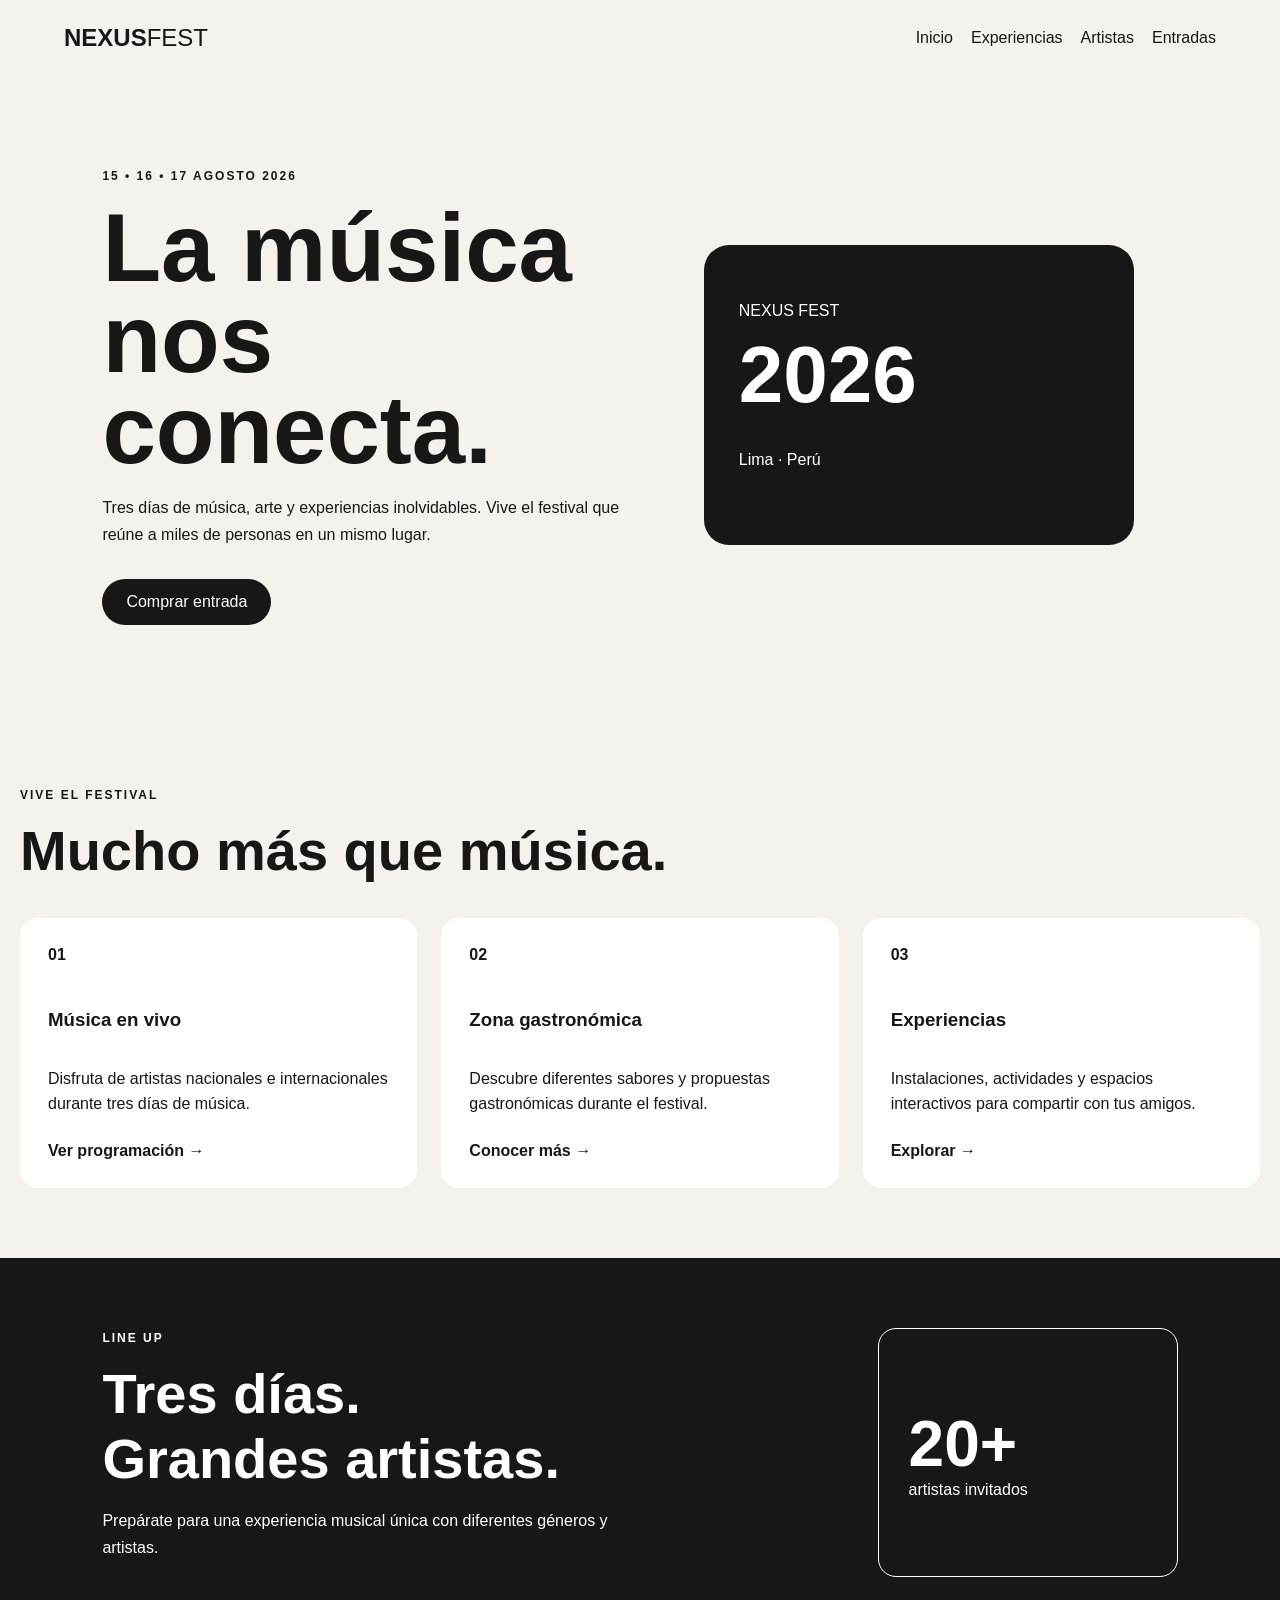
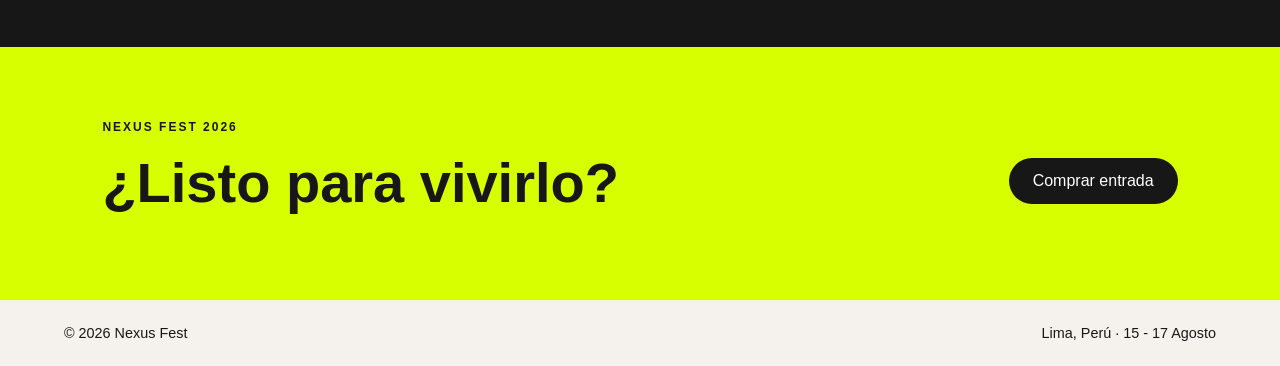
<file: ejercicio/reto-p03/index.html>
<!DOCTYPE html>
<html lang="es">

<head>
    <meta charset="UTF-8">
    <meta name="viewport" content="width=device-width, initial-scale=1.0">
    <title>Nexus Fest 2026</title>
    <link rel="stylesheet" href="styles.css">
</head>

<body>

    <!-- HEADER -->
    <header class="header">

        <a href="#" class="logo">NEXUS<span>FEST</span></a>

        <nav class="nav">
            <a href="#inicio">Inicio</a>
            <a href="#experiencias">Experiencias</a>
            <a href="#artistas">Artistas</a>
            <a href="#entradas">Entradas</a>
        </nav>

    </header>


    <main>

        <!-- HERO -->
        <section class="hero" id="inicio">

            <div class="hero__contenido">

                <span class="etiqueta">15 • 16 • 17 AGOSTO 2026</span>

                <h1>
                    La música nos conecta.
                </h1>

                <p>
                    Tres días de música, arte y experiencias inolvidables.
                    Vive el festival que reúne a miles de personas en un
                    mismo lugar.
                </p>

                <a href="#entradas" class="boton">
                    Comprar entrada
                </a>

            </div>


            <div class="hero__visual">

                <div class="evento-card">

                    <span>NEXUS FEST</span>

                    <strong>2026</strong>

                    <p>
                        Lima · Perú
                    </p>

                </div>

            </div>

        </section>


        <!-- EXPERIENCIAS -->
        <section class="experiencias" id="experiencias">

            <div class="seccion-titulo">

                <span class="etiqueta">
                    VIVE EL FESTIVAL
                </span>

                <h2>
                    Mucho más que música.
                </h2>

            </div>


            <div class="experiencias__grid">

                <article class="tarjeta">

                    <span class="numero">01</span>

                    <h3>
                        Música en vivo
                    </h3>

                    <p>
                        Disfruta de artistas nacionales e internacionales
                        durante tres días de música.
                    </p>

                    <a href="#">
                        Ver programación →
                    </a>

                </article>


                <article class="tarjeta">

                    <span class="numero">02</span>

                    <h3>
                        Zona gastronómica
                    </h3>

                    <p>
                        Descubre diferentes sabores y propuestas
                        gastronómicas durante el festival.
                    </p>

                    <a href="#">
                        Conocer más →
                    </a>

                </article>


                <article class="tarjeta">

                    <span class="numero">03</span>

                    <h3>
                        Experiencias
                    </h3>

                    <p>
                        Instalaciones, actividades y espacios interactivos
                        para compartir con tus amigos.
                    </p>

                    <a href="#">
                        Explorar →
                    </a>

                </article>

            </div>

        </section>


        <!-- ARTISTAS -->
        <section class="artistas" id="artistas">

            <div class="artistas__contenido">

                <span class="etiqueta">
                    LINE UP
                </span>

                <h2>
                    Tres días.<br>
                    Grandes artistas.
                </h2>

                <p>
                    Prepárate para una experiencia musical única con
                    diferentes géneros y artistas.
                </p>

            </div>


            <div class="artista-dato">

                <strong>20+</strong>

                <span>
                    artistas invitados
                </span>

            </div>

        </section>


        <!-- CTA -->
        <section class="cta" id="entradas">

            <div>

                <span class="etiqueta">
                    NEXUS FEST 2026
                </span>

                <h2>
                    ¿Listo para vivirlo?
                </h2>

            </div>

            <a href="#" class="boton boton--claro">
                Comprar entrada
            </a>

        </section>

    </main>


    <!-- FOOTER -->
    <footer class="footer">

        <span>
            © 2026 Nexus Fest
        </span>

        <span>
            Lima, Perú · 15 - 17 Agosto
        </span>

    </footer>

</body>

</html>
</file>
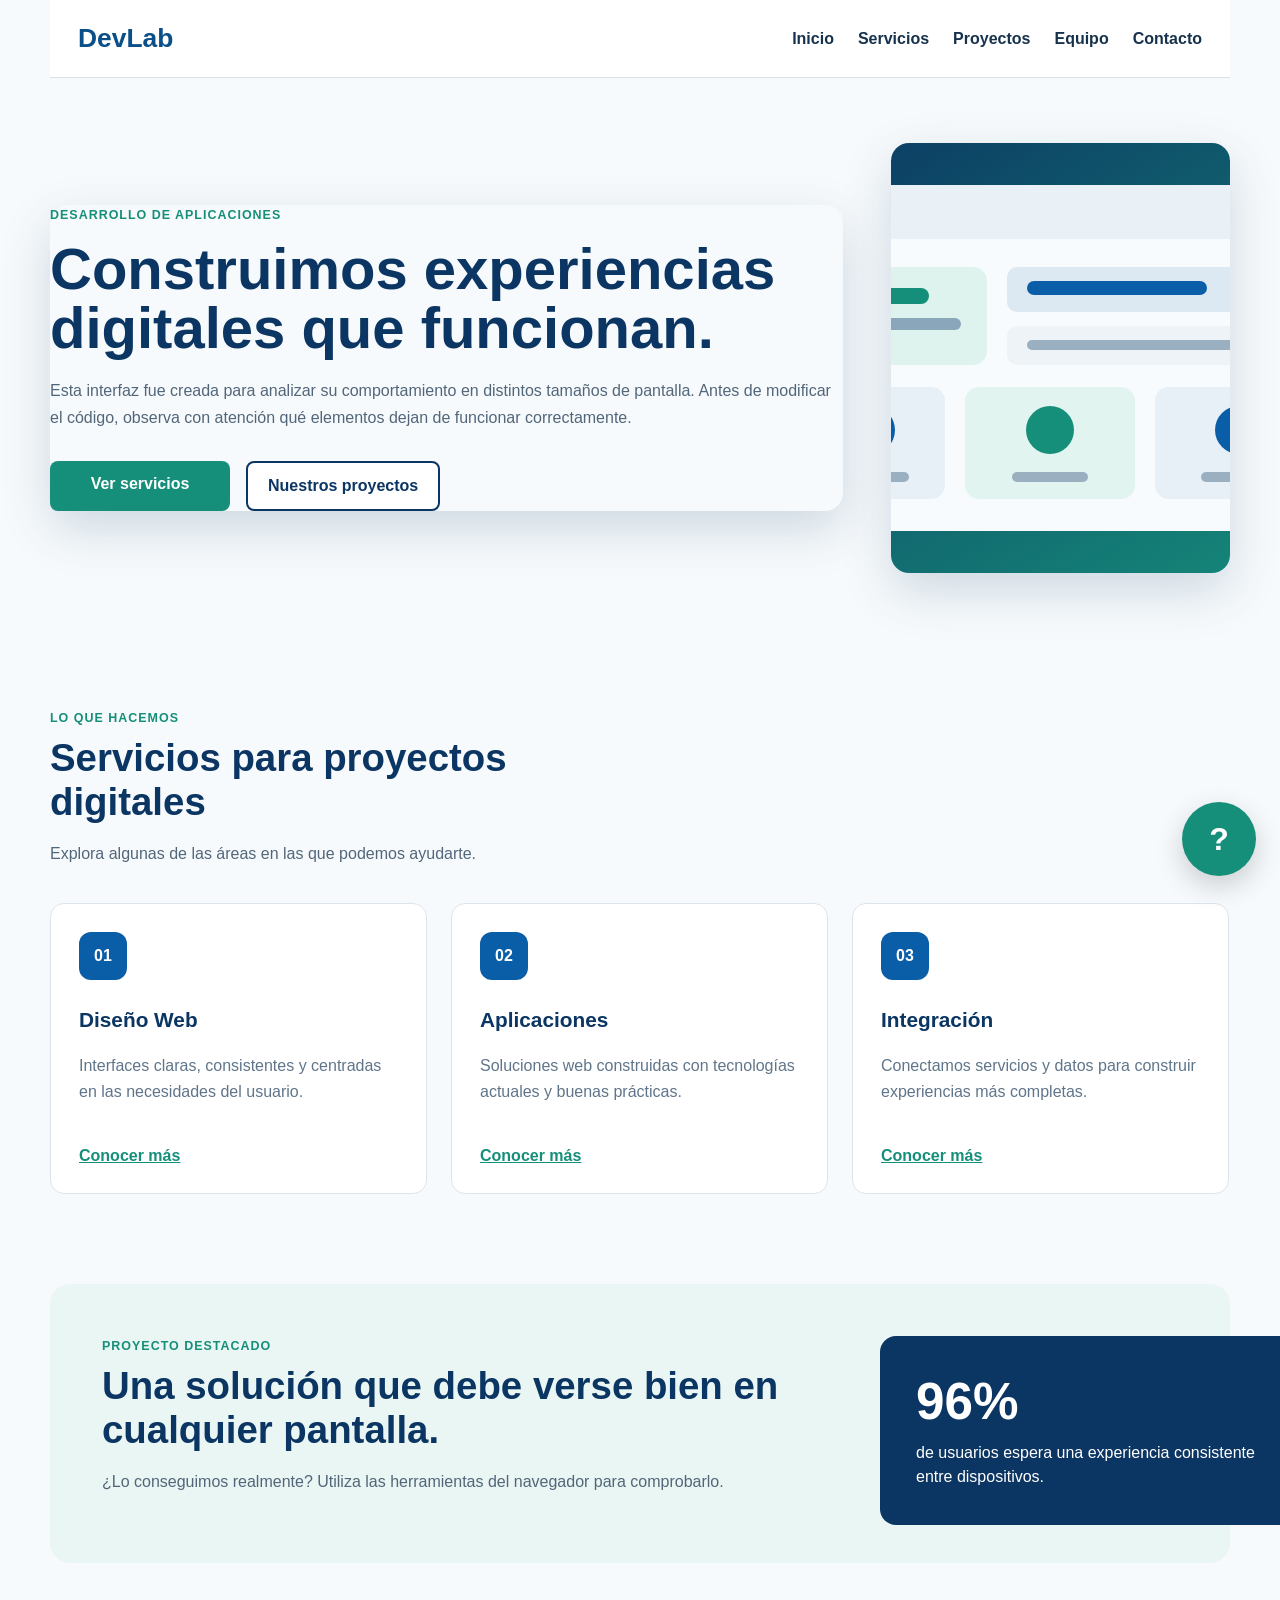
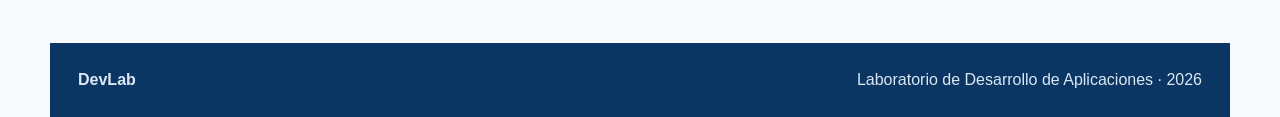
<file: experiencias lab03/Experiencia_02/index.html>
<!DOCTYPE html>
<html lang="es">
<head>
  <meta charset="UTF-8">
  <meta name="viewport" content="width=device-width, initial-scale=1.0">
  <title>DevLab | Experiencia 02</title>
  <link rel="stylesheet" href="styles.css">
</head>
<body>

  <header class="header">
    <a class="logo" href="#">DevLab</a>

    <nav class="nav" aria-label="Navegación principal">
      <a href="#inicio">Inicio</a>
      <a href="#servicios">Servicios</a>
      <a href="#proyectos">Proyectos</a>
      <a href="#equipo">Equipo</a>
      <a href="#contacto">Contacto</a>
    </nav>
  </header>

  <main>
    <section class="hero" id="inicio">
      <div class="hero__texto">
        <span class="etiqueta">DESARROLLO DE APLICACIONES</span>
        <h1>Construimos experiencias digitales que funcionan.</h1>
        <p>
          Esta interfaz fue creada para analizar su comportamiento en distintos
          tamaños de pantalla. Antes de modificar el código, observa con atención
          qué elementos dejan de funcionar correctamente.
        </p>

        <div class="acciones">
          <a class="boton boton--principal" href="#servicios">Ver servicios</a>
          <a class="boton boton--secundario" href="#proyectos">Nuestros proyectos</a>
        </div>
      </div>

      <div class="hero__imagen">
        <img src="assets/dashboard.svg"
             alt="Ilustración de un panel de aplicación web">
      </div>
    </section>

    <section class="servicios" id="servicios">
      <div class="seccion-titulo">
        <span>LO QUE HACEMOS</span>
        <h2>Servicios para proyectos digitales</h2>
        <p>Explora algunas de las áreas en las que podemos ayudarte.</p>
      </div>

      <div class="tarjetas">
        <article class="tarjeta">
          <div class="tarjeta__icono">01</div>
          <h3>Diseño Web</h3>
          <p>Interfaces claras, consistentes y centradas en las necesidades del usuario.</p>
          <a href="#">Conocer más</a>
        </article>

        <article class="tarjeta">
          <div class="tarjeta__icono">02</div>
          <h3>Aplicaciones</h3>
          <p>Soluciones web construidas con tecnologías actuales y buenas prácticas.</p>
          <a href="#">Conocer más</a>
        </article>

        <article class="tarjeta">
          <div class="tarjeta__icono">03</div>
          <h3>Integración</h3>
          <p>Conectamos servicios y datos para construir experiencias más completas.</p>
          <a href="#">Conocer más</a>
        </article>
      </div>
    </section>

    <section class="proyectos" id="proyectos">
      <div>
        <span class="etiqueta">PROYECTO DESTACADO</span>
        <h2>Una solución que debe verse bien en cualquier pantalla.</h2>
        <p>
          ¿Lo conseguimos realmente? Utiliza las herramientas del navegador
          para comprobarlo.
        </p>
      </div>

      <aside class="dato">
        <strong>96%</strong>
        <span>de usuarios espera una experiencia consistente entre dispositivos.</span>
      </aside>
    </section>
  </main>

  <button class="ayuda" type="button" aria-label="Abrir ayuda">?</button>

  <footer class="footer" id="contacto">
    <strong>DevLab</strong>
    <span>Laboratorio de Desarrollo de Aplicaciones · 2026</span>
  </footer>

</body>
</html>
</file>
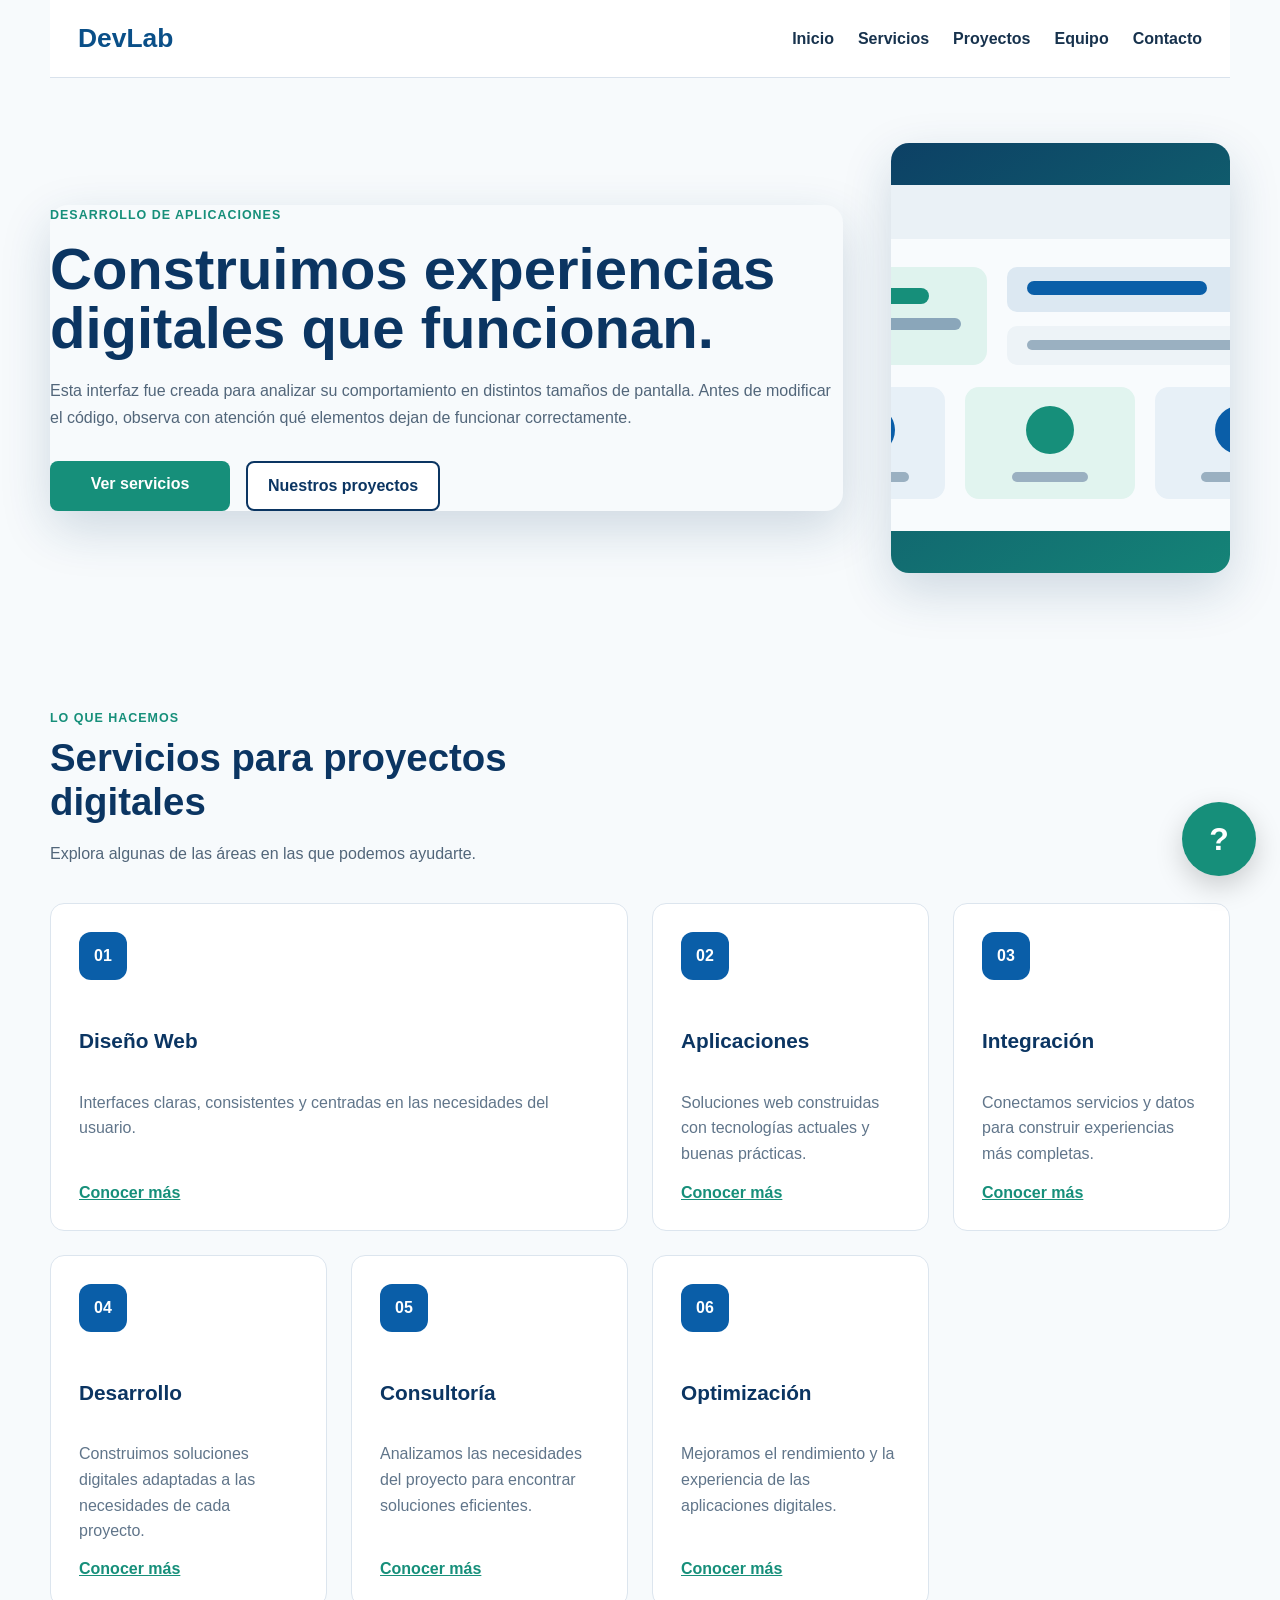
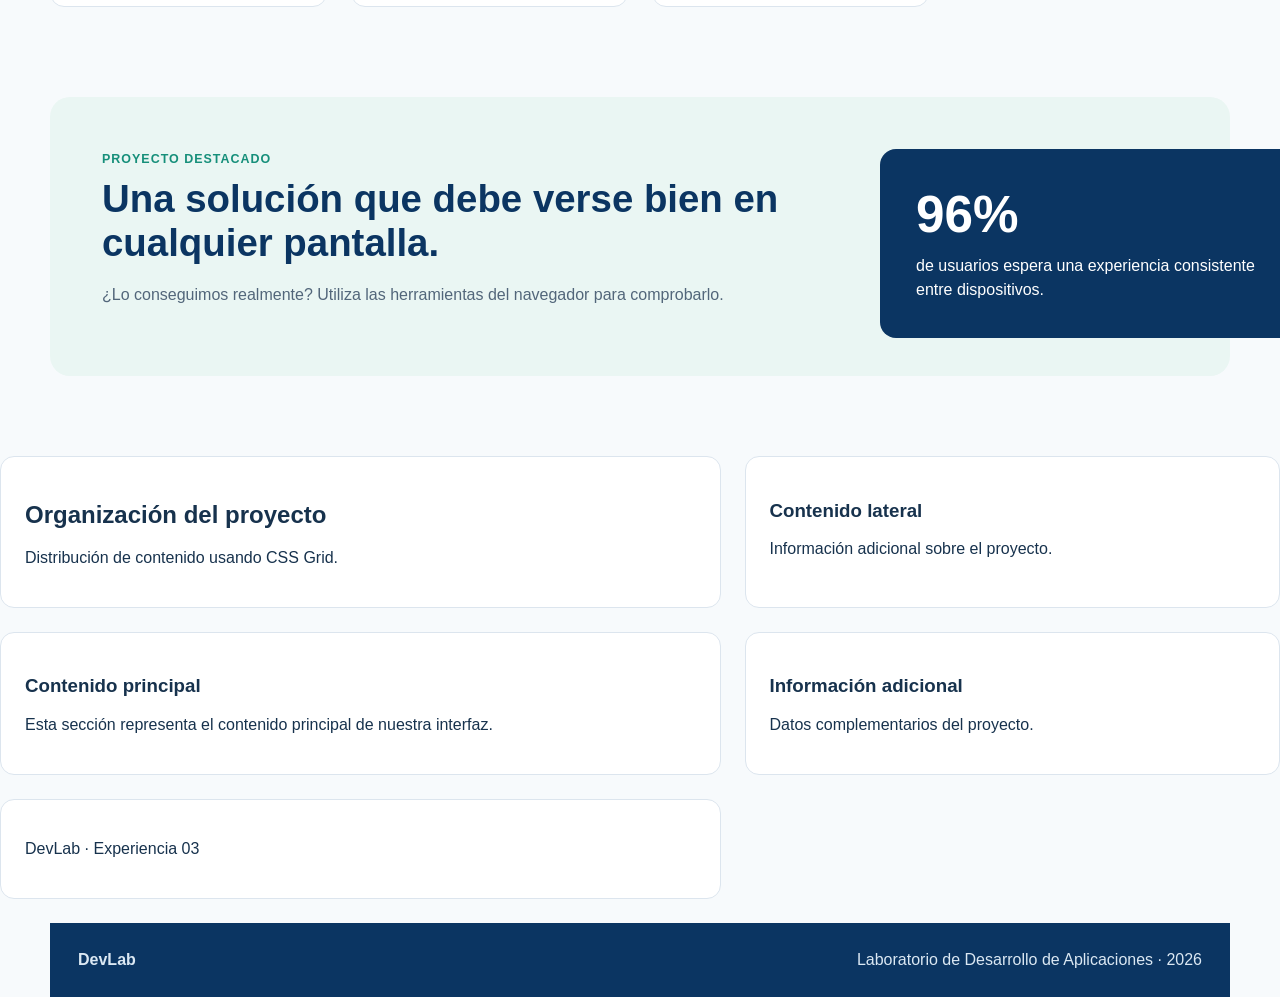
<file: experiencias lab03/Experiencia_03/index.html>
<!DOCTYPE html>
<html lang="es">
<head>
  <meta charset="UTF-8">
  <meta name="viewport" content="width=device-width, initial-scale=1.0">
  <title>DevLab | Experiencia 03</title>
  <link rel="stylesheet" href="styles.css">
</head>
<body>

  <header class="header">
    <a class="logo" href="#">DevLab</a>

    <nav class="nav" aria-label="Navegación principal">
      <a href="#inicio">Inicio</a>
      <a href="#servicios">Servicios</a>
      <a href="#proyectos">Proyectos</a>
      <a href="#equipo">Equipo</a>
      <a href="#contacto">Contacto</a>
    </nav>
  </header>

  <main>
    <section class="hero" id="inicio">
      <div class="hero__texto">
        <span class="etiqueta">DESARROLLO DE APLICACIONES</span>
        <h1>Construimos experiencias digitales que funcionan.</h1>
        <p>
          Esta interfaz fue creada para analizar su comportamiento en distintos
          tamaños de pantalla. Antes de modificar el código, observa con atención
          qué elementos dejan de funcionar correctamente.
        </p>

        <div class="acciones">
          <a class="boton boton--principal" href="#servicios">Ver servicios</a>
          <a class="boton boton--secundario" href="#proyectos">Nuestros proyectos</a>
        </div>
      </div>

      <div class="hero__imagen">
        <img src="assets/dashboard.svg"
             alt="Ilustración de un panel de aplicación web">
      </div>
    </section>

    <section class="servicios" id="servicios">
      <div class="seccion-titulo">
        <span>LO QUE HACEMOS</span>
        <h2>Servicios para proyectos digitales</h2>
        <p>Explora algunas de las áreas en las que podemos ayudarte.</p>
      </div>

      <div class="tarjetas">

        <article class="tarjeta tarjeta--destacada">
          <div class="tarjeta__icono">01</div>
          <h3>Diseño Web</h3>
          <p>Interfaces claras, consistentes y centradas en las necesidades del usuario.</p>
          <a href="#">Conocer más</a>
        </article>

        <article class="tarjeta">
          <div class="tarjeta__icono">02</div>
          <h3>Aplicaciones</h3>
          <p>Soluciones web construidas con tecnologías actuales y buenas prácticas.</p>
          <a href="#">Conocer más</a>
        </article>

        <article class="tarjeta">
          <div class="tarjeta__icono">03</div>
          <h3>Integración</h3>
          <p>Conectamos servicios y datos para construir experiencias más completas.</p>
          <a href="#">Conocer más</a>
        </article>

        <article class="tarjeta">
          <div class="tarjeta__icono">04</div>
          <h3>Desarrollo</h3>
          <p>Construimos soluciones digitales adaptadas a las necesidades de cada proyecto.</p>
          <a href="#">Conocer más</a>
        </article>

        <article class="tarjeta">
          <div class="tarjeta__icono">05</div>
          <h3>Consultoría</h3>
          <p>Analizamos las necesidades del proyecto para encontrar soluciones eficientes.</p>
          <a href="#">Conocer más</a>
        </article>

        <article class="tarjeta">
          <div class="tarjeta__icono">06</div>
          <h3>Optimización</h3>
          <p>Mejoramos el rendimiento y la experiencia de las aplicaciones digitales.</p>
          <a href="#">Conocer más</a>
        </article>

      </div>
    </section>

    <section class="proyectos" id="proyectos">
      <div>
        <span class="etiqueta">PROYECTO DESTACADO</span>
        <h2>Una solución que debe verse bien en cualquier pantalla.</h2>
        <p>
          ¿Lo conseguimos realmente? Utiliza las herramientas del navegador
          para comprobarlo.
        </p>
      </div>

      <aside class="dato">
        <strong>96%</strong>
        <span>de usuarios espera una experiencia consistente entre dispositivos.</span>
      </aside>
    </section>
    
    <section class="panel-areas">

      <header class="panel-areas__header">
        <h2>Organización del proyecto</h2>
        <p>Distribución de contenido usando CSS Grid.</p>
      </header>

      <aside class="panel-areas__aside">
        <h3>Contenido lateral</h3>
        <p>Información adicional sobre el proyecto.</p>
      </aside>

      <div class="panel-areas__main">
        <h3>Contenido principal</h3>
        <p>
          Esta sección representa el contenido principal de nuestra interfaz.
        </p>
      </div>

      <div class="panel-areas__extra">
        <h3>Información adicional</h3>
        <p>Datos complementarios del proyecto.</p>
      </div>

      <footer class="panel-areas__footer">
        <p>DevLab · Experiencia 03</p>
      </footer>

    </section>

    
  </main>

  <button class="ayuda" type="button" aria-label="Abrir ayuda">?</button>

  <footer class="footer" id="contacto">
    <strong>DevLab</strong>
    <span>Laboratorio de Desarrollo de Aplicaciones · 2026</span>
  </footer>

</body>
</html>
</file>
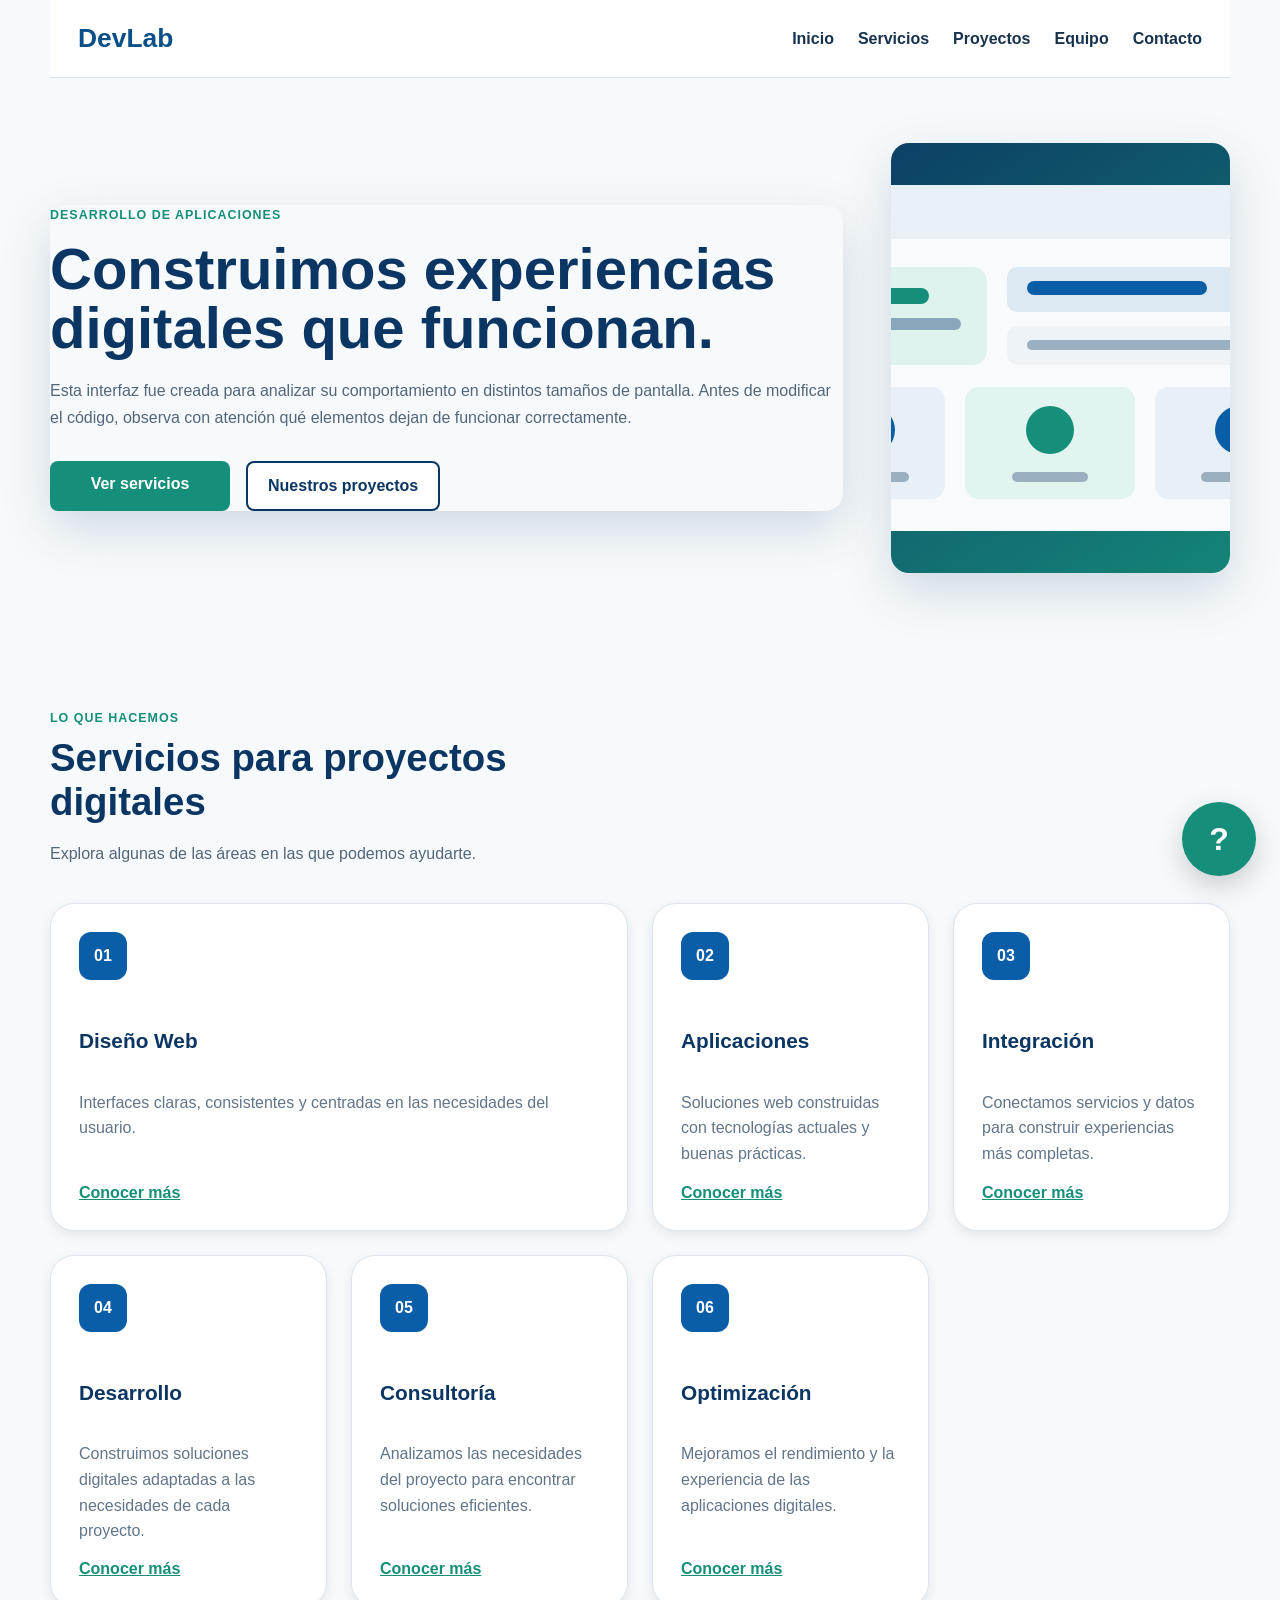
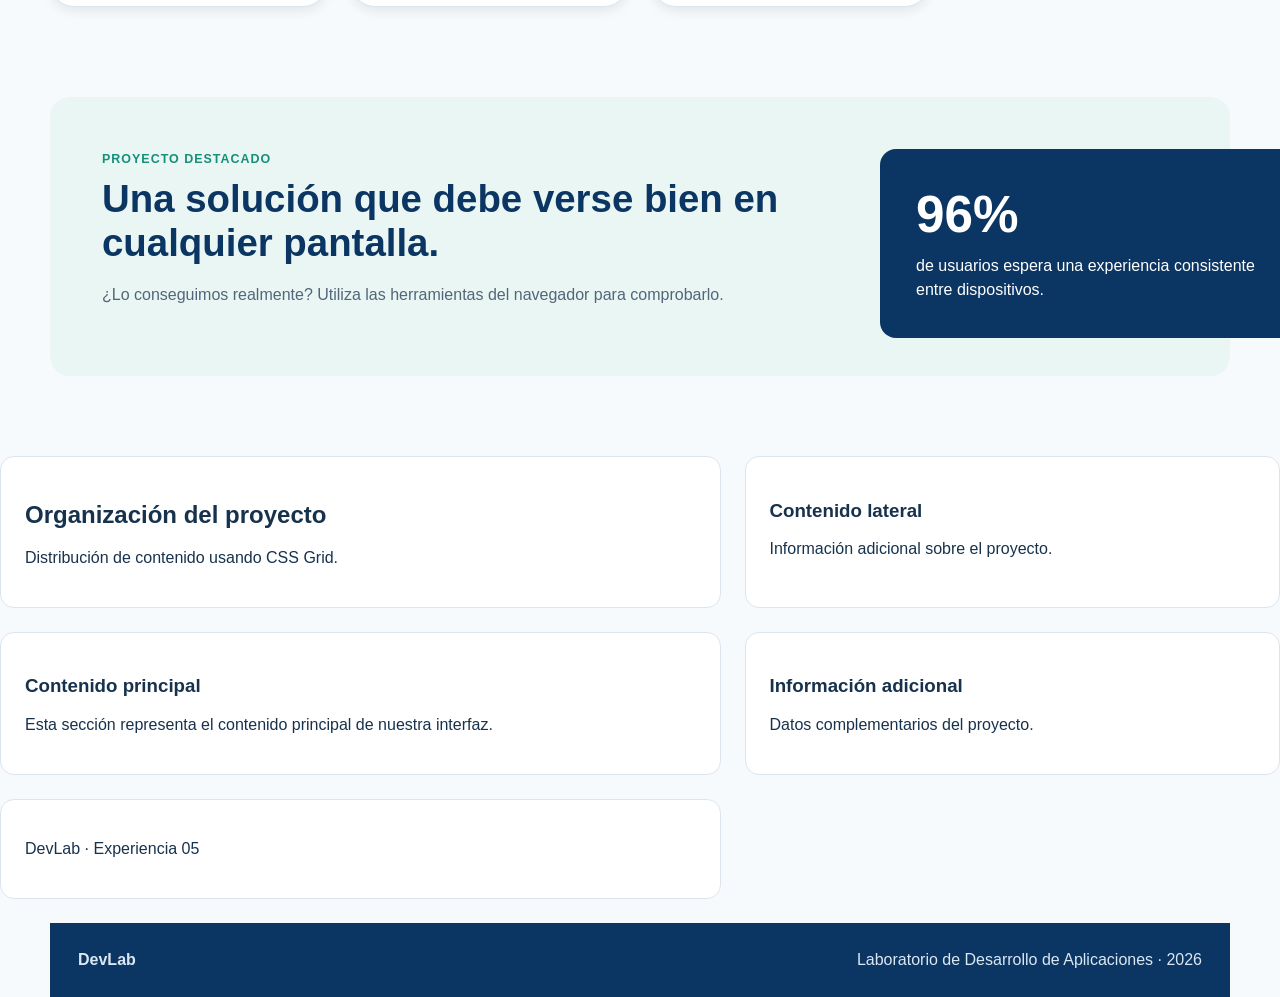
<file: experiencias lab03/Experiencia_05/index.html>
<!DOCTYPE html>
<html lang="es">
<head>
  <meta charset="UTF-8">
  <meta name="viewport" content="width=device-width, initial-scale=1.0">
  <title>DevLab | Experiencia 05</title>
  <link rel="stylesheet" href="styles.css">
</head>
<body>

  <header class="header">
    <a class="logo" href="#">DevLab</a>

    <nav class="nav" aria-label="Navegación principal">
      <a href="#inicio">Inicio</a>
      <a href="#servicios">Servicios</a>
      <a href="#proyectos">Proyectos</a>
      <a href="#equipo">Equipo</a>
      <a href="#contacto">Contacto</a>
    </nav>
  </header>

  <main>
    <section class="hero" id="inicio">
      <div class="hero__texto">
        <span class="etiqueta">DESARROLLO DE APLICACIONES</span>
        <h1>Construimos experiencias digitales que funcionan.</h1>
        <p>
          Esta interfaz fue creada para analizar su comportamiento en distintos
          tamaños de pantalla. Antes de modificar el código, observa con atención
          qué elementos dejan de funcionar correctamente.
        </p>

        <div class="acciones">
          <a class="boton boton--principal" href="#servicios">Ver servicios</a>
          <a class="boton boton--secundario" href="#proyectos">Nuestros proyectos</a>
        </div>
      </div>

      <div class="hero__imagen">
        <img src="assets/dashboard.svg"
             alt="Ilustración de un panel de aplicación web">
      </div>
    </section>

    <section class="servicios" id="servicios">
      <div class="seccion-titulo">
        <span>LO QUE HACEMOS</span>
        <h2>Servicios para proyectos digitales</h2>
        <p>Explora algunas de las áreas en las que podemos ayudarte.</p>
      </div>

      <div class="tarjetas">

        <article class="tarjeta tarjeta--destacada">
          <div class="tarjeta__icono">01</div>
          <h3>Diseño Web</h3>
          <p>Interfaces claras, consistentes y centradas en las necesidades del usuario.</p>
          <a href="#">Conocer más</a>
        </article>

        <article class="tarjeta">
          <div class="tarjeta__icono">02</div>
          <h3>Aplicaciones</h3>
          <p>Soluciones web construidas con tecnologías actuales y buenas prácticas.</p>
          <a href="#">Conocer más</a>
        </article>

        <article class="tarjeta">
          <div class="tarjeta__icono">03</div>
          <h3>Integración</h3>
          <p>Conectamos servicios y datos para construir experiencias más completas.</p>
          <a href="#">Conocer más</a>
        </article>

        <article class="tarjeta">
          <div class="tarjeta__icono">04</div>
          <h3>Desarrollo</h3>
          <p>Construimos soluciones digitales adaptadas a las necesidades de cada proyecto.</p>
          <a href="#">Conocer más</a>
        </article>

        <article class="tarjeta">
          <div class="tarjeta__icono">05</div>
          <h3>Consultoría</h3>
          <p>Analizamos las necesidades del proyecto para encontrar soluciones eficientes.</p>
          <a href="#">Conocer más</a>
        </article>

        <article class="tarjeta">
          <div class="tarjeta__icono">06</div>
          <h3>Optimización</h3>
          <p>Mejoramos el rendimiento y la experiencia de las aplicaciones digitales.</p>
          <a href="#">Conocer más</a>
        </article>

      </div>
    </section>

    <section class="proyectos" id="proyectos">
      <div>
        <span class="etiqueta">PROYECTO DESTACADO</span>
        <h2>Una solución que debe verse bien en cualquier pantalla.</h2>
        <p>
          ¿Lo conseguimos realmente? Utiliza las herramientas del navegador
          para comprobarlo.
        </p>
      </div>

      <aside class="dato">
        <strong>96%</strong>
        <span>de usuarios espera una experiencia consistente entre dispositivos.</span>
      </aside>
    </section>
    
    <section class="panel-areas">

      <header class="panel-areas__header">
        <h2>Organización del proyecto</h2>
        <p>Distribución de contenido usando CSS Grid.</p>
      </header>

      <aside class="panel-areas__aside">
        <h3>Contenido lateral</h3>
        <p>Información adicional sobre el proyecto.</p>
      </aside>

      <div class="panel-areas__main">
        <h3>Contenido principal</h3>
        <p>
          Esta sección representa el contenido principal de nuestra interfaz.
        </p>
      </div>

      <div class="panel-areas__extra">
        <h3>Información adicional</h3>
        <p>Datos complementarios del proyecto.</p>
      </div>

      <footer class="panel-areas__footer">
        <p>DevLab · Experiencia 05</p>
      </footer>

    </section>

    
  </main>

  <button class="ayuda" type="button" aria-label="Abrir ayuda">?</button>

  <footer class="footer" id="contacto">
    <strong>DevLab</strong>
    <span>Laboratorio de Desarrollo de Aplicaciones · 2026</span>
  </footer>

</body>
</html>
</file>
<file: ejercicio/reto-p03/styles.css>
/* =========================
   CONFIGURACIÓN GENERAL
========================= */

* {
    box-sizing: border-box;
}

html {
    scroll-behavior: smooth;
}

body {
    margin: 0;
    font-family: Arial, sans-serif;
    color: #171717;
    background: #f5f2ed;
}

a {
    text-decoration: none;
    color: inherit;
}


/* =========================
   HEADER
========================= */

.header {
    width: 100%;
    padding: 20px;
    display: flex;
    flex-direction: column;
    align-items: flex-start;
    gap: 18px;
    background: #f5f2ed;
}

.logo {
    font-size: 1.5rem;
    font-weight: bold;
}

.logo span {
    font-weight: normal;
}

.nav {
    display: flex;
    flex-wrap: wrap;
    gap: 18px;
}

.nav a {
    transition: transform 0.2s ease;
}

.nav a:hover {
    transform: translateY(-2px);
}


/* =========================
   HERO
========================= */

.hero {
    width: 100%;
    padding: 60px 20px;
    display: flex;
    flex-direction: column;
    gap: 40px;
    background: #f5f2ed;
}

.hero__contenido {
    flex: 1;
}

.etiqueta {
    font-size: 0.75rem;
    font-weight: bold;
    letter-spacing: 2px;
}

.hero h1 {
    margin: 18px 0;
    font-size: clamp(2.8rem, 9vw, 6rem);
    line-height: 0.95;
}

.hero p {
    max-width: 560px;
    line-height: 1.7;
}

.boton {
    display: inline-block;
    margin-top: 15px;
    padding: 14px 24px;
    background: #171717;
    color: white;
    border-radius: 30px;
    transition: transform 0.25s ease;
}

.boton:hover {
    transform: translateY(-4px);
}


/* =========================
   VISUAL DEL EVENTO
========================= */

.hero__visual {
    flex: 1;
    display: flex;
    justify-content: center;
    align-items: center;
}

.evento-card {
    width: 100%;
    max-width: 430px;
    min-height: 300px;
    padding: 35px;
    border-radius: 25px;
    background: #171717;
    color: white;

    display: flex;
    flex-direction: column;
    justify-content: center;
}

.evento-card strong {
    margin: 15px 0;
    font-size: 5rem;
    line-height: 1;
}


/* =========================
   EXPERIENCIAS - GRID
========================= */

.experiencias {
    width: 100%;
    padding: 70px 20px;
}

.seccion-titulo {
    max-width: 650px;
    margin-bottom: 35px;
}

.seccion-titulo h2,
.artistas h2,
.cta h2 {
    margin: 15px 0;
    font-size: clamp(2rem, 5vw, 3.5rem);
}


/* CSS GRID */

.experiencias__grid {
    display: grid;
    grid-template-columns: repeat(
        auto-fit,
        minmax(230px, 1fr)
    );
    gap: 24px;
}


/* TARJETAS */

.tarjeta {
    min-height: 270px;
    padding: 28px;

    display: flex;
    flex-direction: column;

    background: white;
    border-radius: 18px;

    transition:
        transform 0.25s ease,
        box-shadow 0.25s ease;
}

.tarjeta:hover {
    transform: translateY(-7px);
    box-shadow: 0 12px 30px rgba(0, 0, 0, 0.10);
}

.numero {
    font-weight: bold;
}

.tarjeta h3 {
    margin-top: 45px;
}

.tarjeta p {
    line-height: 1.6;
    flex-grow: 1;
}

.tarjeta a {
    font-weight: bold;
}


/* =========================
   ARTISTAS
========================= */

.artistas {
    width: 100%;
    padding: 65px 20px;

    display: flex;
    flex-direction: column;
    gap: 30px;

    background: #171717;
    color: white;
}

.artistas__contenido {
    flex: 1;
}

.artistas p {
    max-width: 550px;
    line-height: 1.7;
}

.artista-dato {
    flex: 0 1 300px;

    padding: 30px;

    border: 1px solid white;
    border-radius: 18px;

    display: flex;
    flex-direction: column;
    justify-content: center;
}

.artista-dato strong {
    font-size: 4rem;
}


/* =========================
   CTA
========================= */

.cta {
    width: 100%;
    padding: 65px 20px;

    display: flex;
    flex-direction: column;
    gap: 25px;

    background: #d8ff00;
}

.boton--claro {
    background: #171717;
    color: white;
}


/* =========================
   FOOTER
========================= */

.footer {
    width: 100%;
    padding: 25px 20px;

    display: flex;
    flex-direction: column;
    gap: 10px;

    background: #f5f2ed;

    font-size: 0.9rem;
}


/* =========================
   RESPONSIVE
========================= */

@media (min-width: 768px) {

    .header {
        padding: 24px 5%;

        flex-direction: row;
        align-items: center;
        justify-content: space-between;
    }

    .hero {
        padding: 90px 8%;

        flex-direction: row;
        align-items: center;
    }

    .artistas {
        padding: 70px 8%;

        flex-direction: row;
        align-items: stretch;
    }

    .cta {
        padding: 70px 8%;

        flex-direction: row;
        align-items: center;
        justify-content: space-between;
    }

    .footer {
        padding: 25px 5%;

        flex-direction: row;
        justify-content: space-between;
    }
}
</file>
<file: experiencias lab03/Experiencia_02/styles.css>
/* =========================================================
   EXPERIENCIA DE PRÁCTICA N.° 01
   ¿POR QUÉ SE ROMPE MI INTERFAZ?

   IMPORTANTE:
   Este archivo contiene decisiones de diseño intencionalmente
   problemáticas. No las corrijas antes de realizar el análisis.
   ========================================================= */

* {
  box-sizing: border-box;
}

html {
  scroll-behavior: smooth;
}

body {
  margin: 0;
  font-family: Arial, Helvetica, sans-serif;
  color: #17324d;
  background: #f7fafc;
}

/* HEADER */
.header {
  width: 1180px;
  height: 78px;
  margin: 0 auto;
  padding: 0 28px;

  display: flex;
  align-items: center;
  justify-content: space-between;

  background: #ffffff;
  border-bottom: 1px solid #d9e2ec;
}

.logo {
  color: #0a4f88;
  font-size: 1.65rem;
  font-weight: 800;
  text-decoration: none;
}

.nav {
  display: flex;
  gap: 1.5rem;
  flex-wrap: wrap;
}

.nav a {
  color: #17324d;
  font-weight: 700;
  text-decoration: none;
}

.nav a:hover {
  color: #168f7a;
}

/* HERO */
.hero {
  width: 1180px;
  height: 560px;
  margin: 0 auto;
  padding: 70px 0;

  display: flex;
  align-items: center;
  gap: 3rem;
  flex-direction: row;
}

.hero__texto,
.hero__imagen img {
  max-width: 100%;
  height: auto;
  display: block;
  border-radius: 18px;
  box-shadow: 0 18px 50px rgba(24, 68, 108, 0.18);
}

.etiqueta,
.seccion-titulo > span {
  color: #168f7a;
  font-size: 0.78rem;
  font-weight: 800;
  letter-spacing: 0.08em;
}

.hero h1 {
  margin: 16px 0 20px;
  font-size: 58px;
  line-height: 1.02;
  color: #0b3562;
}

.hero p,
.seccion-titulo p,
.proyectos p {
  line-height: 1.7;
  color: #52667a;
}

.acciones {
  margin-top: 30px;
  display: flex;
  gap: 1rem;
  flex-wrap: wrap;
}

.boton {
  min-width: 180px;
  padding: 14px 20px;
  text-align: center;
  text-decoration: none;
  font-weight: 800;
  border-radius: 8px;
}

.boton--principal {
  color: white;
  background: #168f7a;
}

.boton--secundario {
  color: #0b3562;
  background: white;
  border: 2px solid #0b3562;
}

/* Imagen deliberadamente rígida */
.hero__imagen {
  width: 600px;
}

.hero__imagen img {
  width: 680px;
  height: 430px;
  object-fit: cover;
  display: block;
  border-radius: 18px;
  box-shadow: 0 18px 50px rgba(24, 68, 108, 0.18);
}

/* SERVICIOS */
.servicios {
  width: 1180px;
  margin: 0 auto;
  padding: 70px 0 90px;
}

.seccion-titulo {
  width: 620px;
  margin-bottom: 36px;
}

.seccion-titulo h2,
.proyectos h2 {
  margin: 10px 0 12px;
  font-size: 2.4rem;
  color: #0b3562;
}

.tarjetas {
  display: flex;
  gap: 24px;
}

.tarjeta {
  width: 377px;
  min-height: 280px;
  padding: 28px;
  background: white;
  border: 1px solid #dce5ee;
  border-radius: 14px;
}

.tarjeta__icono {
  width: 48px;
  height: 48px;
  display: grid;
  place-items: center;
  margin-bottom: 28px;
  color: white;
  font-weight: 800;
  background: #0a5ea8;
  border-radius: 12px;
}

.tarjeta h3 {
  font-size: 1.3rem;
  color: #0b3562;
}

.tarjeta p {
  min-height: 78px;
  line-height: 1.6;
  color: #60758a;
}

.tarjeta a {
  color: #168f7a;
  font-weight: 800;
}

/* PROYECTO */
.proyectos {
  position: relative;
  width: 1180px;
  min-height: 270px;
  margin: 0 auto 80px;
  padding: 52px 430px 52px 52px;
  background: #eaf6f3;
  border-radius: 20px;
}

.dato {
  position: absolute;
  top: 52px;
  right: -70px;
  width: 420px;
  padding: 36px;
  color: white;
  background: #0b3562;
  border-radius: 16px;
}

.dato strong {
  display: block;
  margin-bottom: 10px;
  font-size: 3.2rem;
}

.dato span {
  line-height: 1.5;
}

/* Botón fijo deliberadamente grande */
.ayuda {
  position: fixed;
  right: 24px;
  bottom: 24px;
  z-index: 10;
  width: 74px;
  height: 74px;
  color: white;
  font-size: 2rem;
  font-weight: 900;
  background: #168f7a;
  border: 0;
  border-radius: 50%;
  box-shadow: 0 10px 28px rgba(0, 0, 0, 0.18);
}

/* FOOTER */
.footer {
  width: 1180px;
  margin: 0 auto;
  padding: 28px;
  display: flex;
  justify-content: space-between;
  color: #dbe8f3;
  background: #0b3562;
}

/*
  NO HAY MEDIA QUERIES INTENCIONALMENTE.

  Antes de modificar este archivo:
  1. Prueba diferentes anchos.
  2. Registra los problemas.
  3. Identifica su posible causa.
  4. Propón una solución.
*/
</file>
<file: experiencias lab03/Experiencia_03/styles.css>
/* =========================================================
   EXPERIENCIA DE PRÁCTICA N.° 01
   ¿POR QUÉ SE ROMPE MI INTERFAZ?

   IMPORTANTE:
   Este archivo contiene decisiones de diseño intencionalmente
   problemáticas. No las corrijas antes de realizar el análisis.
   ========================================================= */

* {
  box-sizing: border-box;
}

html {
  scroll-behavior: smooth;
}

body {
  margin: 0;
  font-family: Arial, Helvetica, sans-serif;
  color: #17324d;
  background: #f7fafc;
}

/* HEADER */
.header {
  width: 1180px;
  height: 78px;
  margin: 0 auto;
  padding: 0 28px;

  display: flex;
  align-items: center;
  justify-content: space-between;

  background: #ffffff;
  border-bottom: 1px solid #d9e2ec;
}

.logo {
  color: #0a4f88;
  font-size: 1.65rem;
  font-weight: 800;
  text-decoration: none;
}

.nav {
  display: flex;
  gap: 1.5rem;
  flex-wrap: wrap;
}

.nav a {
  color: #17324d;
  font-weight: 700;
  text-decoration: none;
}

.nav a:hover {
  color: #168f7a;
}

/* HERO */
.hero {
  width: 1180px;
  height: 560px;
  margin: 0 auto;
  padding: 70px 0;

  display: flex;
  align-items: center;
  gap: 3rem;
  flex-direction: row;
}

.hero__texto,
.hero__imagen img {
  max-width: 100%;
  height: auto;
  display: block;
  border-radius: 18px;
  box-shadow: 0 18px 50px rgba(24, 68, 108, 0.18);
}

.etiqueta,
.seccion-titulo > span {
  color: #168f7a;
  font-size: 0.78rem;
  font-weight: 800;
  letter-spacing: 0.08em;
}

.hero h1 {
  margin: 16px 0 20px;
  font-size: 58px;
  line-height: 1.02;
  color: #0b3562;
}

.hero p,
.seccion-titulo p,
.proyectos p {
  line-height: 1.7;
  color: #52667a;
}

.acciones {
  margin-top: 30px;
  display: flex;
  gap: 1rem;
  flex-wrap: wrap;
}

.boton {
  min-width: 180px;
  padding: 14px 20px;
  text-align: center;
  text-decoration: none;
  font-weight: 800;
  border-radius: 8px;
}

.boton--principal {
  color: white;
  background: #168f7a;
}

.boton--secundario {
  color: #0b3562;
  background: white;
  border: 2px solid #0b3562;
}

/* Imagen deliberadamente rígida */
.hero__imagen {
  width: 600px;
}

.hero__imagen img {
  width: 680px;
  height: 430px;
  object-fit: cover;
  display: block;
  border-radius: 18px;
  box-shadow: 0 18px 50px rgba(24, 68, 108, 0.18);
}

/* SERVICIOS */
.servicios {
  width: 1180px;
  margin: 0 auto;
  padding: 70px 0 90px;
}

.seccion-titulo {
  width: 620px;
  margin-bottom: 36px;
}

.seccion-titulo h2,
.proyectos h2 {
  margin: 10px 0 12px;
  font-size: 2.4rem;
  color: #0b3562;
}

.tarjetas {
  display: grid;
  grid-template-columns: repeat(auto-fit, minmax(240px, 1fr));
  gap: 24px;
  
}

.tarjeta {
   
  min-height: 280px;
  padding: 28px;
  background: white;
  border: 1px solid #dce5ee;
  border-radius: 14px;

  display: flex;
  flex-direction: column;
}

.tarjeta a {
  margin-top: auto;
}

.tarjeta--destacada {
  grid-column: 1 / 3;
}

.tarjeta__icono {
  width: 48px;
  height: 48px;
  display: grid;
  place-items: center;
  margin-bottom: 28px;
  color: white;
  font-weight: 800;
  background: #0a5ea8;
  border-radius: 12px;
}

.tarjeta h3 {
  font-size: 1.3rem;
  color: #0b3562;
}

.tarjeta p {
  min-height: 78px;
  line-height: 1.6;
  color: #60758a;
}

.tarjeta a {
  color: #168f7a;
  font-weight: 800;
}

/* PROYECTO */
.proyectos {
  position: relative;
  width: 1180px;
  min-height: 270px;
  margin: 0 auto 80px;
  padding: 52px 430px 52px 52px;
  background: #eaf6f3;
  border-radius: 20px;
}

.dato {
  position: absolute;
  top: 52px;
  right: -70px;
  width: 420px;
  padding: 36px;
  color: white;
  background: #0b3562;
  border-radius: 16px;
}

.dato strong {
  display: block;
  margin-bottom: 10px;
  font-size: 3.2rem;
}

.dato span {
  line-height: 1.5;
}

/* Botón fijo deliberadamente grande */
.ayuda {
  position: fixed;
  right: 24px;
  bottom: 24px;
  z-index: 10;
  width: 74px;
  height: 74px;
  color: white;
  font-size: 2rem;
  font-weight: 900;
  background: #168f7a;
  border: 0;
  border-radius: 50%;
  box-shadow: 0 10px 28px rgba(0, 0, 0, 0.18);
}

/* FOOTER */
.footer {
  width: 1180px;
  margin: 0 auto;
  padding: 28px;
  display: flex;
  justify-content: space-between;
  color: #dbe8f3;
  background: #0b3562;
}

.panel-areas {
  display: grid;
  grid-template-areas:
    "header header"
    "main aside"
    "main extra"
    "footer footer";
  gap: 24px;
}

.panel-areas__header,
.panel-areas__aside,
.panel-areas__main,
.panel-areas__extra,
.panel-areas__footer {
  padding: 24px;
  background: white;
  border: 1px solid #dce5ee;
  border-radius: 14px;
}

/*
  NO HAY MEDIA QUERIES INTENCIONALMENTE.

  Antes de modificar este archivo:
  1. Prueba diferentes anchos.
  2. Registra los problemas.
  3. Identifica su posible causa.
  4. Propón una solución.
*/
</file>
<file: experiencias lab03/Experiencia_05/styles.css>
/* =========================================================
   EXPERIENCIA DE PRÁCTICA N.° 01
   ¿POR QUÉ SE ROMPE MI INTERFAZ?

   IMPORTANTE:
   Este archivo contiene decisiones de diseño intencionalmente
   problemáticas. No las corrijas antes de realizar el análisis.
   ========================================================= */

* {
  box-sizing: border-box;
}

html {
  scroll-behavior: smooth;
}

body {
  margin: 0;
  font-family: Arial, Helvetica, sans-serif;
  color: #17324d;
  background: #f7fafc;
}

/* HEADER */
.header {
  width: 1180px;
  height: 78px;
  margin: 0 auto;
  padding: 0 28px;

  display: flex;
  align-items: center;
  justify-content: space-between;

  background: #ffffff;
  border-bottom: 1px solid #d9e2ec;
}

.logo {
  color: #0a4f88;
  font-size: 1.65rem;
  font-weight: 800;
  text-decoration: none;
}

.nav {
  display: flex;
  gap: 1.5rem;
  flex-wrap: wrap;
}

.nav a {
  color: #17324d;
  font-weight: 700;
  text-decoration: none;
}

.nav a:hover {
  color: #168f7a;
}

/* HERO */
.hero {
  width: 1180px;
  height: 560px;
  margin: 0 auto;
  padding: 70px 0;

  display: flex;
  align-items: center;
  gap: 3rem;
  flex-direction: row;

  border-radius: 20px;
}

.hero__texto,
.hero__imagen img {
  max-width: 100%;
  height: auto;
  display: block;
  border-radius: 18px;
  box-shadow: 0 18px 50px rgba(24, 68, 108, 0.18);
}

.etiqueta,
.seccion-titulo > span {
  color: #168f7a;
  font-size: 0.78rem;
  font-weight: 800;
  letter-spacing: 0.08em;
}

.hero h1 {
  margin: 16px 0 20px;
  font-size: 58px;
  line-height: 1.02;
  color: #0b3562;
}

.hero p,
.seccion-titulo p,
.proyectos p {
  line-height: 1.7;
  color: #52667a;
}

.acciones {
  margin-top: 30px;
  display: flex;
  gap: 1rem;
  flex-wrap: wrap;
}

.boton {
  min-width: 180px;
  padding: 14px 20px;
  text-align: center;
  text-decoration: none;
  font-weight: 800;
  border-radius: 8px;

  transition:
    transform 0.2s ease,
    background-color 0.2s ease;
}

.boton--principal {
  color: white;
  background: #168f7a;
}

.boton--secundario {
  color: #0b3562;
  background: white;
  border: 2px solid #0b3562;
}

.boton:hover {
  transform: translateY(-2px);
}

/* Imagen deliberadamente rígida */
.hero__imagen {
  width: 600px;
}

.hero__imagen img {
  width: 680px;
  height: 430px;
  object-fit: cover;
  display: block;
  border-radius: 18px;
  box-shadow: 0 18px 50px rgba(24, 68, 108, 0.18);
}

/* SERVICIOS */
.servicios {
  width: 1180px;
  margin: 0 auto;
  padding: 70px 0 90px;
}

.seccion-titulo {
  width: 620px;
  margin-bottom: 36px;
}

.seccion-titulo h2,
.proyectos h2 {
  margin: 10px 0 12px;
  font-size: 2.4rem;
  color: #0b3562;
}

.tarjetas {
  display: grid;
  grid-template-columns: repeat(auto-fit, minmax(240px, 1fr));
  gap: 24px;
  
}

.tarjeta {
   
  min-height: 280px;
  padding: 28px;
  background: white;
  border: 1px solid #dce5ee;
  border-radius: 24px;

  display: flex;
  flex-direction: column;
  transition: transform 0.25s ease;

  box-shadow: 0 4px 12px rgba(0, 0, 0, 0.08);
}

.tarjeta:hover {
  transform: translateY(-5px);
  box-shadow: 0 10px 24px rgb(0 0 0 / 0.18);
}

.tarjeta a {
  margin-top: auto;
}

.tarjeta--destacada {
  grid-column: 1 / 3;
}

.tarjeta__icono {
  width: 48px;
  height: 48px;
  display: grid;
  place-items: center;
  margin-bottom: 28px;
  color: white;
  font-weight: 800;
  background: #0a5ea8;
  border-radius: 12px;
}

.tarjeta h3 {
  font-size: 1.3rem;
  color: #0b3562;
}

.tarjeta p {
  min-height: 78px;
  line-height: 1.6;
  color: #60758a;
}

.tarjeta a {
  color: #168f7a;
  font-weight: 800;
}

/* PROYECTO */
.proyectos {
  position: relative;
  width: 1180px;
  min-height: 270px;
  margin: 0 auto 80px;
  padding: 52px 430px 52px 52px;
  background: #eaf6f3;
  border-radius: 20px;
}

.dato {
  position: absolute;
  top: 52px;
  right: -70px;
  width: 420px;
  padding: 36px;
  color: white;
  background: #0b3562;
  border-radius: 16px;
}

.dato strong {
  display: block;
  margin-bottom: 10px;
  font-size: 3.2rem;
}

.dato span {
  line-height: 1.5;
}

/* Botón fijo deliberadamente grande */
.ayuda {
  position: fixed;
  right: 24px;
  bottom: 24px;
  z-index: 10;
  width: 74px;
  height: 74px;
  color: white;
  font-size: 2rem;
  font-weight: 900;
  background: #168f7a;
  border: 0;
  border-radius: 50%;
  box-shadow: 0 10px 28px rgba(0, 0, 0, 0.18);
}

/* FOOTER */
.footer {
  width: 1180px;
  margin: 0 auto;
  padding: 28px;
  display: flex;
  justify-content: space-between;
  color: #dbe8f3;
  background: #0b3562;
}

.panel-areas {
  display: grid;
  grid-template-areas:
    "header header"
    "main aside"
    "main extra"
    "footer footer";
  gap: 24px;
}

.panel-areas__header,
.panel-areas__aside,
.panel-areas__main,
.panel-areas__extra,
.panel-areas__footer {
  padding: 24px;
  background: white;
  border: 1px solid #dce5ee;
  border-radius: 14px;
}

@media (prefers-reduced-motion: reduce) {
  .tarjeta,
  .boton {
    transition: none;
  }
}

/*
  NO HAY MEDIA QUERIES INTENCIONALMENTE.

  Antes de modificar este archivo:
  1. Prueba diferentes anchos.
  2. Registra los problemas.
  3. Identifica su posible causa.
  4. Propón una solución.
*/
</file>
